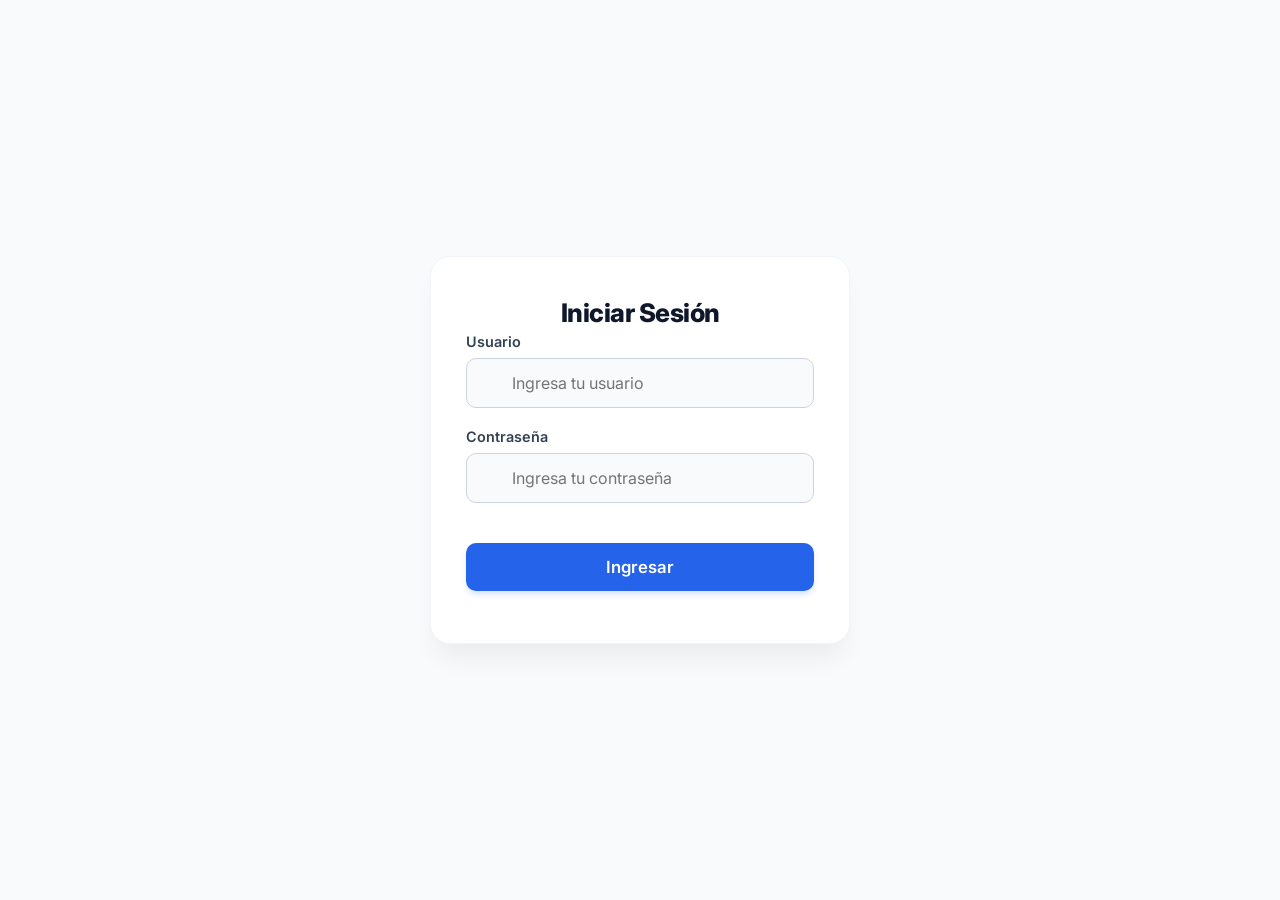
<file: static/index.html>
<!DOCTYPE html>
<html lang="es">
<head>
    <meta charset="UTF-8">
    <meta name="viewport" content="width=device-width, initial-scale=1.0">
    <title>Login - Proyecto Corporativo</title>
    <link rel="stylesheet" href="css/login.css">
    <script src="https://www.google.com/recaptcha/api.js" async defer></script>
</head>
<body>
    <div class="login-container">
        <div class="login-card">
            <h1 id="titulo-login">Iniciar Sesión</h1>
            <div id="alert-box" class="alert hidden"></div>
            
            <form id="login-form">
                <div class="form-group">
                    <label for="usuario">Usuario</label>
                    <input type="text" id="usuario" name="usuario" required autocomplete="off" placeholder="Ingresa tu usuario">
                </div>
                
                <div class="form-group">
                    <label for="password">Contraseña</label>
                    <input type="password" id="password" name="password" required placeholder="Ingresa tu contraseña">
                </div>

                <div class="form-group" style="display: flex; justify-content: center; margin-bottom: 20px;">
                    <div class="g-recaptcha" data-sitekey="6LeWXHssAAAAAMk9rr9nZDOsBOq0iRzgleqLh-QK"></div>
                </div>

                <button type="submit" class="btn-submit">Ingresar</button>
            </form>

            <form id="change-pwd-form" style="display: none;">
                <p style="text-align: center; font-size: 0.95rem; color: #4b5563; margin-bottom: 20px;">
                    Por razones de seguridad, debes establecer una <b>contraseña definitiva</b> antes de acceder al sistema.
                </p>
                
                <div class="form-group">
                    <label for="new-pwd">Nueva Contraseña</label>
                    <input type="password" id="new-pwd" required placeholder="Mínimo 6 caracteres">
                </div>
                
                <div class="form-group">
                    <label for="confirm-pwd">Confirmar Contraseña</label>
                    <input type="password" id="confirm-pwd" required placeholder="Repite la nueva contraseña">
                </div>

                <button type="submit" class="btn-submit" style="background-color: #34A853;">Actualizar y Entrar</button>
                <button type="button" id="btn-cancel-change" style="width: 100%; margin-top: 15px; background: transparent; border: none; color: #6b7280; font-weight: 600; cursor: pointer;">Cancelar</button>
            </form>
        </div>
    </div>
    <script src="js/login.js"></script>
</body>
</html>
</file>
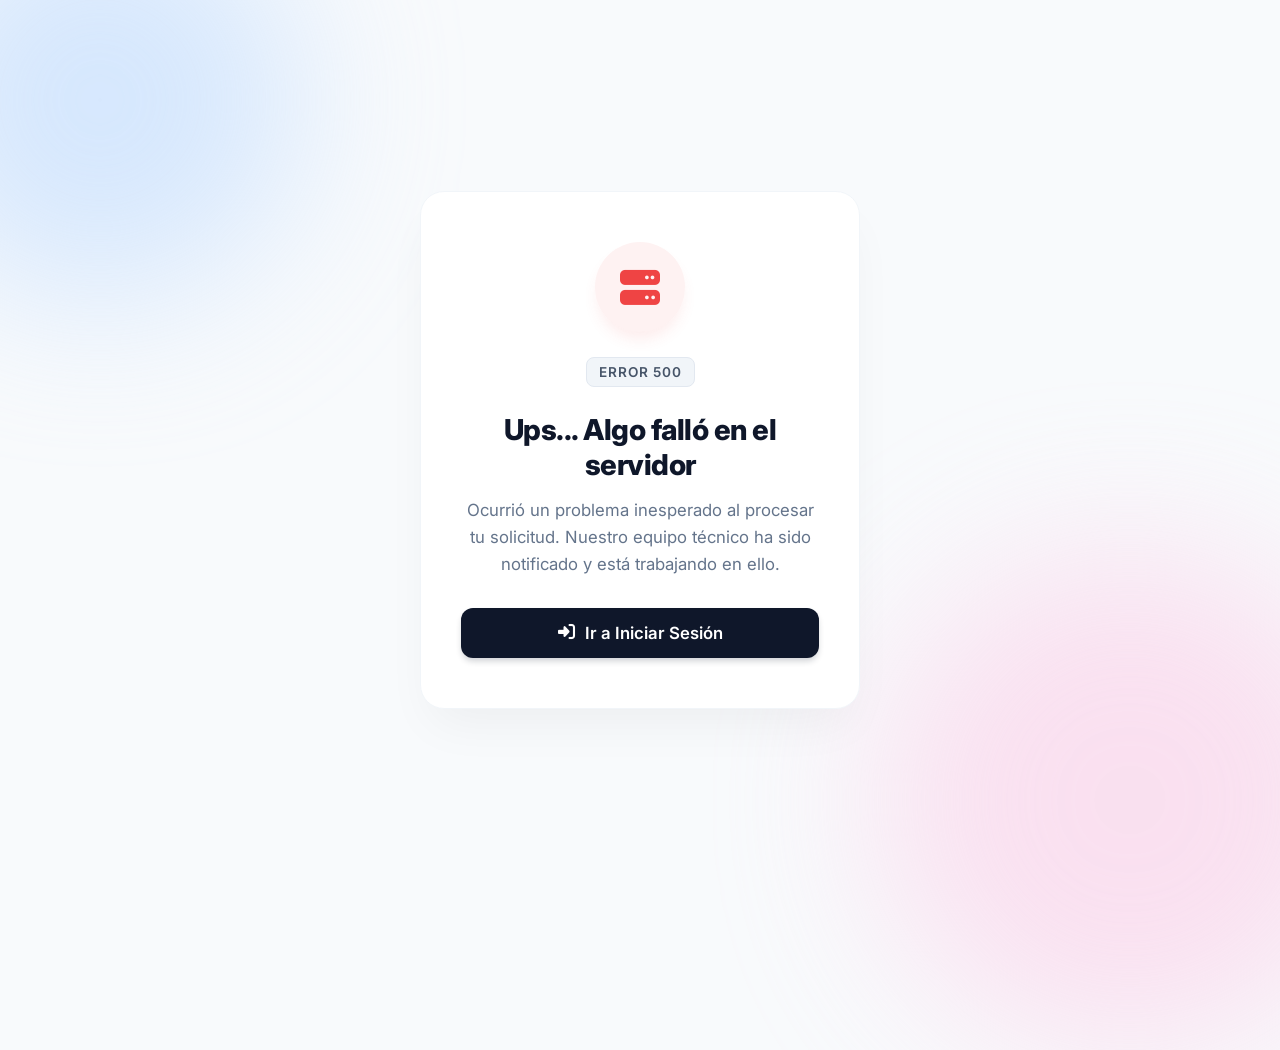
<file: static/error500.html>
<!DOCTYPE html>
<html lang="es">
<head>
    <meta charset="UTF-8">
    <meta name="viewport" content="width=device-width, initial-scale=1.0">
    <title>Error del Servidor - Veltrix Solutions</title>
    <link href="https://fonts.googleapis.com/css2?family=Inter:wght@400;500;600;700;800&display=swap" rel="stylesheet">
    <link rel="stylesheet" href="https://cdnjs.cloudflare.com/ajax/libs/font-awesome/6.4.0/css/all.min.css">
    
    <style>
        * {
            margin: 0;
            padding: 0;
            box-sizing: border-box;
            font-family: 'Inter', -apple-system, BlinkMacSystemFont, "Segoe UI", Roboto, Helvetica, Arial, sans-serif;
        }

        body {
            background-color: #f8fafc;
            display: flex;
            justify-content: center;
            align-items: center;
            min-height: 100vh;
            position: relative;
            overflow: hidden;
        }

        /* --- DECORACIONES DE FONDO --- */
        .bg-shape {
            position: absolute;
            border-radius: 50%;
            filter: blur(80px);
            z-index: -1;
            opacity: 0.6;
            animation: float 10s infinite ease-in-out alternate;
        }

        .shape-1 {
            width: 400px;
            height: 400px;
            background: #bfdbfe; 
            top: -100px;
            left: -100px;
        }

        .shape-2 {
            width: 500px;
            height: 500px;
            background: #fbcfe8; 
            bottom: -150px;
            right: -100px;
            animation-delay: -5s;
        }

        @keyframes float {
            0% { transform: translateY(0) scale(1); }
            100% { transform: translateY(30px) scale(1.05); }
        }

        /* --- CONTENEDOR PRINCIPAL --- */
        .error-container {
            width: 100%;
            max-width: 480px;
            padding: 20px;
            z-index: 10;
            animation: fadeIn 0.6s ease-out forwards;
        }

        @keyframes fadeIn {
            from { opacity: 0; transform: translateY(20px); }
            to { opacity: 1; transform: translateY(0); }
        }

        /* --- TARJETA DE ERROR --- */
        .error-card {
            background: #ffffff;
            padding: 50px 40px;
            border-radius: 24px;
            box-shadow: 0 25px 50px -12px rgba(0, 0, 0, 0.05);
            border: 1px solid #f1f5f9;
            text-align: center;
        }

        /* --- ICONO ANIMADO --- */
        .icon-container {
            width: 90px;
            height: 90px;
            background: #fef2f2;
            color: #ef4444;
            border-radius: 50%;
            display: flex;
            align-items: center;
            justify-content: center;
            font-size: 2.5rem;
            margin: 0 auto 25px;
            box-shadow: 0 10px 15px -3px rgba(239, 68, 68, 0.1);
            animation: pulseWarning 2s infinite;
        }

        @keyframes pulseWarning {
            0% { box-shadow: 0 0 0 0 rgba(239, 68, 68, 0.2); }
            70% { box-shadow: 0 0 0 15px rgba(239, 68, 68, 0); }
            100% { box-shadow: 0 0 0 0 rgba(239, 68, 68, 0); }
        }

        /* --- TEXTOS --- */
        h1 {
            font-size: 1.8rem;
            color: #0f172a;
            margin-bottom: 15px;
            font-weight: 800;
            letter-spacing: -0.5px;
        }

        p {
            color: #64748b;
            font-size: 1.05rem;
            line-height: 1.6;
            margin-bottom: 30px;
        }

        .error-code {
            display: inline-block;
            background: #f1f5f9;
            color: #475569;
            padding: 6px 12px;
            border-radius: 8px;
            font-size: 0.85rem;
            font-weight: 600;
            letter-spacing: 1px;
            margin-bottom: 25px;
            border: 1px solid #e2e8f0;
        }

        /* --- BOTONES --- */
        .btn-primary {
            display: flex;
            align-items: center;
            justify-content: center;
            gap: 10px;
            width: 100%;
            background-color: #2563eb;
            color: white;
            font-size: 1.05rem;
            font-weight: 600;
            padding: 15px;
            border: none;
            border-radius: 12px;
            cursor: pointer;
            text-decoration: none;
            transition: all 0.2s ease;
            box-shadow: 0 4px 6px -1px rgba(37, 99, 235, 0.2);
        }

        .btn-primary:hover {
            background-color: #1d4ed8;
            box-shadow: 0 10px 15px -3px rgba(37, 99, 235, 0.3);
            transform: translateY(-2px);
        }

        @media (max-width: 480px) {
            .error-card { padding: 40px 25px; }
            h1 { font-size: 1.5rem; }
            .icon-container { width: 75px; height: 75px; font-size: 2rem; }
        }
    </style>
</head>
<body>
    <div class="bg-shape shape-1"></div>
    <div class="bg-shape shape-2"></div>

    <div class="error-container">
        <div class="error-card">
            <div class="icon-container">
                <i class="fas fa-server"></i>
            </div>
            
            <div class="error-code">ERROR 500</div>
            
            <h1>Ups... Algo falló en el servidor</h1>
            <p>Ocurrió un problema inesperado al procesar tu solicitud. Nuestro equipo técnico ha sido notificado y está trabajando en ello.</p>
            
            <a href="#" id="btn-smart-redirect" class="btn-primary" style="display: none;">
                </a>
            
        </div>
    </div>

    <script>
        document.addEventListener('DOMContentLoaded', () => {
            const btnRedirect = document.getElementById('btn-smart-redirect');
            const jwtToken = localStorage.getItem('jwt_token');

            if (jwtToken) {
                // Usuario autenticado
                btnRedirect.href = '/dashboard.html'; 
                btnRedirect.innerHTML = '<i class="fas fa-home"></i> Volver al Inicio';
            } else {
                // Usuario no autenticado
                btnRedirect.href = '/login.html'; 
                btnRedirect.innerHTML = '<i class="fas fa-sign-in-alt"></i> Ir a Iniciar Sesión';
                btnRedirect.style.backgroundColor = '#0f172a'; // Tono oscuro para diferenciarlo del flujo normal
                btnRedirect.style.boxShadow = '0 4px 6px -1px rgba(15, 23, 42, 0.2)';
            }

            btnRedirect.style.display = 'flex';
        });
    </script>
</body>
</html>
</file>
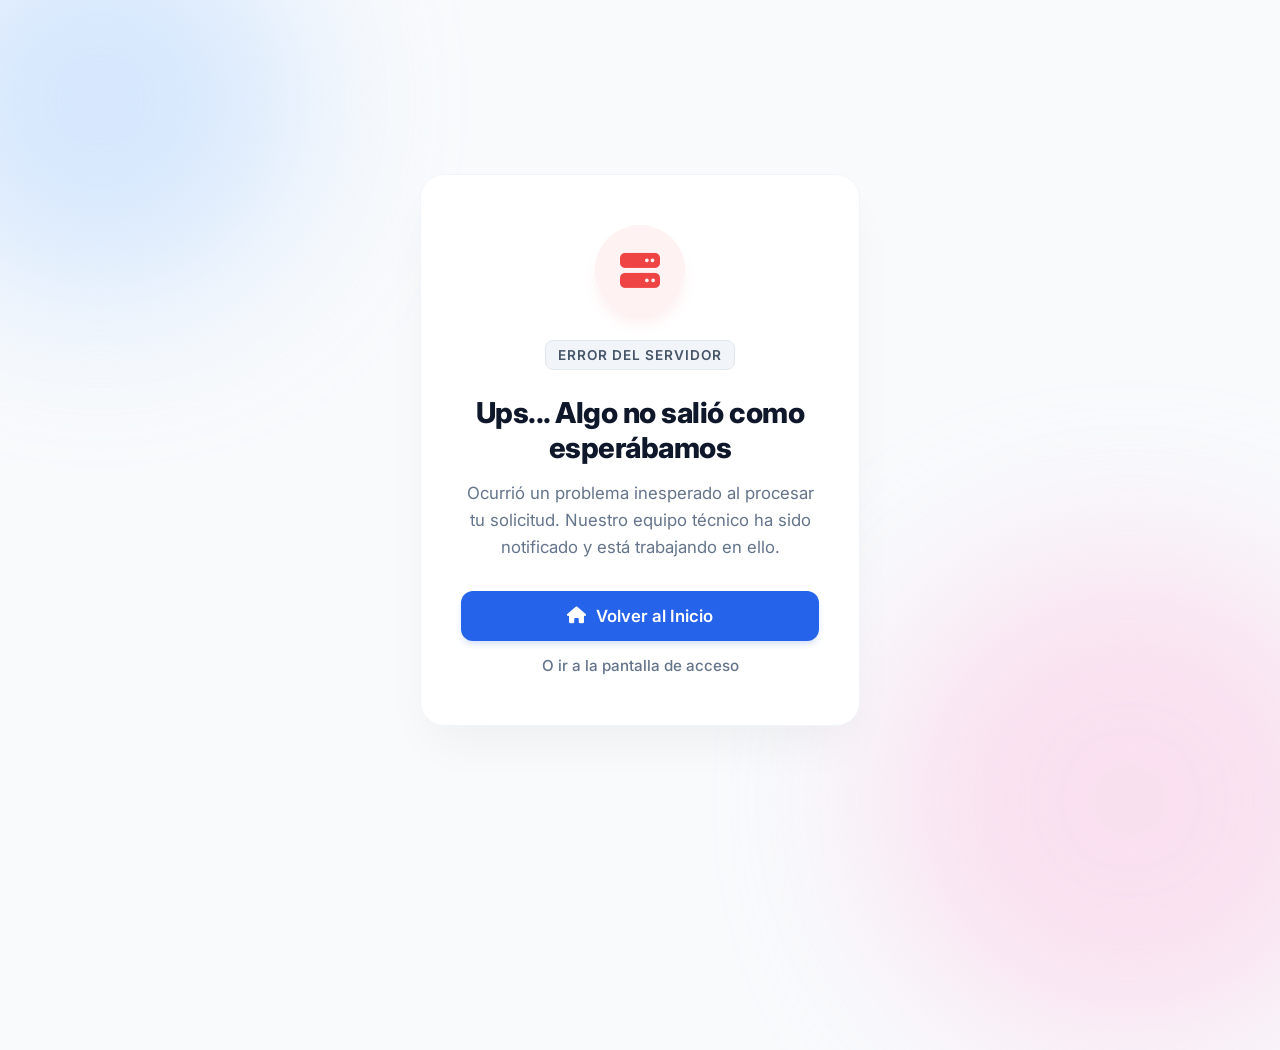
<file: static/error_general.html>
<!DOCTYPE html>
<html lang="es">
<head>
    <meta charset="UTF-8">
    <meta name="viewport" content="width=device-width, initial-scale=1.0">
    <title>Error Inesperado - Veltrix Solutions</title>
    <link href="https://fonts.googleapis.com/css2?family=Inter:wght@400;500;600;700;800&display=swap" rel="stylesheet">
    <link rel="stylesheet" href="https://cdnjs.cloudflare.com/ajax/libs/font-awesome/6.4.0/css/all.min.css">
    
    <style>
        * {
            margin: 0;
            padding: 0;
            box-sizing: border-box;
            font-family: 'Inter', -apple-system, BlinkMacSystemFont, "Segoe UI", Roboto, Helvetica, Arial, sans-serif;
        }

        body {
            background-color: #f8fafc;
            display: flex;
            justify-content: center;
            align-items: center;
            min-height: 100vh;
            position: relative;
            overflow: hidden;
        }

        /* --- DECORACIONES DE FONDO (Igual que el Login) --- */
        .bg-shape {
            position: absolute;
            border-radius: 50%;
            filter: blur(80px);
            z-index: -1;
            opacity: 0.6;
            animation: float 10s infinite ease-in-out alternate;
        }

        .shape-1 {
            width: 400px;
            height: 400px;
            background: #bfdbfe; /* Azul muy claro */
            top: -100px;
            left: -100px;
        }

        .shape-2 {
            width: 500px;
            height: 500px;
            background: #fbcfe8; /* Rosa suave para dar un toque de alerta sutil */
            bottom: -150px;
            right: -100px;
            animation-delay: -5s;
        }

        @keyframes float {
            0% { transform: translateY(0) scale(1); }
            100% { transform: translateY(30px) scale(1.05); }
        }

        /* --- CONTENEDOR PRINCIPAL --- */
        .error-container {
            width: 100%;
            max-width: 480px;
            padding: 20px;
            z-index: 10;
            animation: fadeIn 0.6s ease-out forwards;
        }

        @keyframes fadeIn {
            from { opacity: 0; transform: translateY(20px); }
            to { opacity: 1; transform: translateY(0); }
        }

        /* --- TARJETA DE ERROR --- */
        .error-card {
            background: #ffffff;
            padding: 50px 40px;
            border-radius: 24px;
            box-shadow: 0 25px 50px -12px rgba(0, 0, 0, 0.05);
            border: 1px solid #f1f5f9;
            text-align: center;
        }

        /* --- ICONO ANIMADO --- */
        .icon-container {
            width: 90px;
            height: 90px;
            background: #fef2f2;
            color: #ef4444;
            border-radius: 50%;
            display: flex;
            align-items: center;
            justify-content: center;
            font-size: 2.5rem;
            margin: 0 auto 25px;
            box-shadow: 0 10px 15px -3px rgba(239, 68, 68, 0.1);
            animation: pulseWarning 2s infinite;
        }

        @keyframes pulseWarning {
            0% { box-shadow: 0 0 0 0 rgba(239, 68, 68, 0.2); }
            70% { box-shadow: 0 0 0 15px rgba(239, 68, 68, 0); }
            100% { box-shadow: 0 0 0 0 rgba(239, 68, 68, 0); }
        }

        /* --- TEXTOS --- */
        h1 {
            font-size: 1.8rem;
            color: #0f172a;
            margin-bottom: 15px;
            font-weight: 800;
            letter-spacing: -0.5px;
        }

        p {
            color: #64748b;
            font-size: 1.05rem;
            line-height: 1.6;
            margin-bottom: 30px;
        }

        .error-code {
            display: inline-block;
            background: #f1f5f9;
            color: #475569;
            padding: 6px 12px;
            border-radius: 8px;
            font-size: 0.85rem;
            font-weight: 600;
            letter-spacing: 1px;
            margin-bottom: 25px;
            border: 1px solid #e2e8f0;
        }

        /* --- BOTONES --- */
        .btn-primary {
            display: flex;
            align-items: center;
            justify-content: center;
            gap: 10px;
            width: 100%;
            background-color: #2563eb;
            color: white;
            font-size: 1.05rem;
            font-weight: 600;
            padding: 15px;
            border: none;
            border-radius: 12px;
            cursor: pointer;
            text-decoration: none;
            transition: all 0.2s ease;
            box-shadow: 0 4px 6px -1px rgba(37, 99, 235, 0.2);
        }

        .btn-primary:hover {
            background-color: #1d4ed8;
            box-shadow: 0 10px 15px -3px rgba(37, 99, 235, 0.3);
            transform: translateY(-2px);
        }

        .btn-secondary {
            display: inline-block;
            margin-top: 15px;
            color: #64748b;
            font-size: 0.95rem;
            font-weight: 500;
            text-decoration: none;
            transition: color 0.2s;
        }

        .btn-secondary:hover {
            color: #0f172a;
            text-decoration: underline;
        }

        /* --- RESPONSIVIDAD --- */
        @media (max-width: 480px) {
            .error-card { padding: 40px 25px; }
            h1 { font-size: 1.5rem; }
            .icon-container { width: 75px; height: 75px; font-size: 2rem; }
        }
    </style>
</head>
<body>
    <div class="bg-shape shape-1"></div>
    <div class="bg-shape shape-2"></div>

    <div class="error-container">
        <div class="error-card">
            <div class="icon-container">
                <i class="fas fa-server"></i>
            </div>
            
            <div class="error-code">ERROR DEL SERVIDOR</div>
            
            <h1>Ups... Algo no salió como esperábamos</h1>
            <p>Ocurrió un problema inesperado al procesar tu solicitud. Nuestro equipo técnico ha sido notificado y está trabajando en ello.</p>
            
            <a href="/dashboard.html" class="btn-primary">
                <i class="fas fa-home"></i> Volver al Inicio
            </a>
            
            <a href="/login.html" class="btn-secondary">
                O ir a la pantalla de acceso
            </a>
        </div>
    </div>
</body>
</html>
</file>
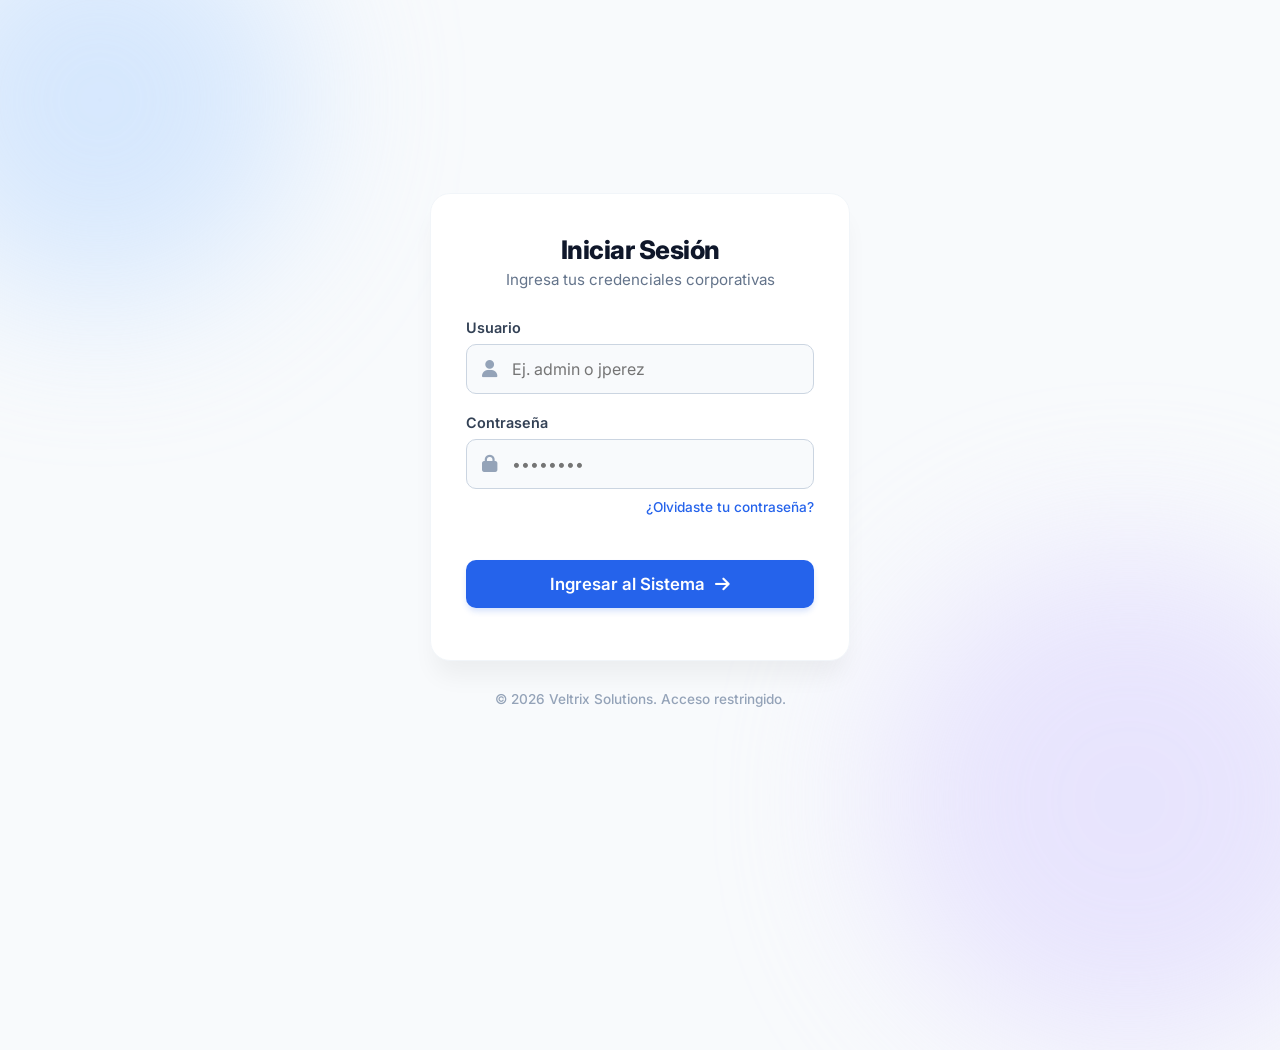
<file: static/login.html>
<!DOCTYPE html>
<html lang="es">

<head>
    <meta charset="UTF-8">
    <meta name="viewport" content="width=device-width, initial-scale=1.0">
    <title>Veltrix - Acceso Corporativo</title>
    <link rel="stylesheet" href="https://cdnjs.cloudflare.com/ajax/libs/font-awesome/6.4.0/css/all.min.css">
    <link rel="stylesheet" href="css/login.css?v=5">
    <script src="https://www.google.com/recaptcha/api.js" async defer></script>
</head>

<body>

    <noscript>
        <div class="noscript-error">
            <div class="noscript-content">
                <i class="fas fa-exclamation-triangle"></i>
                <div>
                    <strong>JavaScript desactivado</strong>
                    <p>Para acceder a Veltrix Solutions, es necesario activar JavaScript en la configuración de tu
                        navegador.</p>
                </div>
            </div>
        </div>
    </noscript>

    <div class="bg-shape shape-1"></div>
    <div class="bg-shape shape-2"></div>

    <div class="login-container">
        <div class="login-card">
            <h1 id="titulo-login">Iniciar Sesión</h1>
            <p id="subtitulo-login" class="login-subtitle">Ingresa tus credenciales corporativas</p>

            <div id="alert-box" class="alert hidden"></div>

            <form id="login-form">
                <div class="form-group">
                    <label for="usuario">Usuario</label>
                    <div class="input-wrapper">
                        <i class="fas fa-user input-icon"></i>
                        <input type="text" id="usuario" name="usuario" required autocomplete="off"
                            placeholder="Ej. admin o jperez">
                    </div>
                </div>

                <div class="form-group">
                    <div class="pwd-header">
                        <label for="password">Contraseña</label>
                    </div>
                    <div class="input-wrapper">
                        <i class="fas fa-lock input-icon"></i>
                        <input type="password" id="password" name="password" required placeholder="••••••••">
                    </div>
                </div>
                <a href="#" id="link-forgot-pwd" class="forgot-link">¿Olvidaste tu contraseña?</a>

                <div class="form-group recaptcha-wrapper">
                    <div class="g-recaptcha" data-sitekey="6LeWXHssAAAAAMk9rr9nZDOsBOq0iRzgleqLh-QK"></div>
                </div>

                <button type="submit" class="btn-submit">
                    <span>Ingresar al Sistema</span> <i class="fas fa-arrow-right"></i>
                </button>
            </form>

            <form id="forgot-pwd-form" style="display: none;">
                <div class="security-notice info">
                    <i class="fas fa-triangle-exclamation notice-icon"></i>
                    <p>Ingresa tu correo corporativo y te enviaremos instrucciones para recuperar tu acceso.</p>
                </div>

                <div class="form-group">
                    <label for="recovery-email">Correo Electrónico</label>
                    <div class="input-wrapper">
                        <i class="fas fa-envelope input-icon"></i>
                        <input type="email" id="recovery-email" required placeholder="correo@empresa.com">
                    </div>
                </div>

                <button type="submit" class="btn-submit">
                    <i class="fas fa-paper-plane"></i> <span>Enviar Enlace</span>
                </button>
                <button type="button" id="btn-cancel-forgot" class="btn-cancel">Volver al inicio</button>
            </form>

            <form id="change-pwd-form" style="display: none;">
                <div class="security-notice">
                    <i class="fas fa-shield-alt notice-icon"></i>
                    <p>Por razones de seguridad, debes establecer una <b>contraseña definitiva</b> antes de acceder al
                        sistema.</p>
                </div>

                <div class="form-group">
                    <label for="new-pwd">Nueva Contraseña</label>
                    <div class="input-wrapper">
                        <i class="fas fa-key input-icon"></i>
                        <input type="password" id="new-pwd" required placeholder="Mínimo 8 caracteres">
                    </div>
                </div>

                <div class="form-group">
                    <label for="confirm-pwd">Confirmar Contraseña</label>
                    <div class="input-wrapper">
                        <i class="fas fa-check-double input-icon"></i>
                        <input type="password" id="confirm-pwd" required placeholder="Repite la nueva contraseña">
                    </div>
                </div>

                <button type="submit" class="btn-submit btn-success">
                    <i class="fas fa-save"></i> <span>Actualizar y Entrar</span>
                </button>
                <button type="button" id="btn-cancel-change" class="btn-cancel">Cancelar</button>
            </form>
        </div>

        <div class="login-footer">
            &copy; 2026 Veltrix Solutions. Acceso restringido.
        </div>
    </div>

    <script src="js/login.js?v=4"></script>
</body>

</html>
</file>
<file: static/css/login.css>
@import url('https://fonts.googleapis.com/css2?family=Inter:wght@300;400;500;600;700;800&display=swap');

* {
    margin: 0;
    padding: 0;
    box-sizing: border-box;
    font-family: 'Inter', -apple-system, BlinkMacSystemFont, "Segoe UI", Roboto, Helvetica, Arial, sans-serif;
}

body {
    background-color: #f8fafc;
    display: flex;
    justify-content: center;
    align-items: center;
    min-height: 100vh;
    position: relative;
    overflow: hidden;
}

/* --- DECORACIONES DE FONDO --- */
.bg-shape {
    position: absolute;
    border-radius: 50%;
    filter: blur(80px);
    z-index: -1;
    opacity: 0.6;
    animation: float 10s infinite ease-in-out alternate;
}
.shape-1 { width: 400px; height: 400px; background: #bfdbfe; top: -100px; left: -100px; }
.shape-2 { width: 500px; height: 500px; background: #ddd6fe; bottom: -150px; right: -100px; animation-delay: -5s; }

@keyframes float {
    0% { transform: translateY(0) scale(1); }
    100% { transform: translateY(30px) scale(1.05); }
}

/* --- CONTENEDORES --- */
.login-container {
    width: 100%;
    max-width: 460px;
    padding: 20px;
    z-index: 10;
    animation: fadeIn 0.6s ease-out forwards;
}

@keyframes fadeIn {
    from { opacity: 0; transform: translateY(20px); }
    to { opacity: 1; transform: translateY(0); }
}

.login-card {
    background: #ffffff;
    padding: 40px 35px;
    border-radius: 20px;
    box-shadow: 0 20px 25px -5px rgba(0, 0, 0, 0.05), 0 8px 10px -6px rgba(0, 0, 0, 0.01);
    border: 1px solid #f1f5f9;
}

h1 {
    font-size: 1.6rem;
    color: #0f172a;
    margin-bottom: 5px;
    text-align: center;
    font-weight: 800;
    letter-spacing: -0.5px;
}

.login-subtitle {
    text-align: center;
    color: #64748b;
    font-size: 0.95rem;
    margin-bottom: 30px;
}

/* --- ALERTAS Y NOTAS --- */
.alert {
    padding: 14px 20px;
    border-radius: 10px;
    margin-bottom: 25px;
    font-size: 0.95rem;
    text-align: center;
    font-weight: 500;
    display: flex;
    align-items: center;
    justify-content: center;
    gap: 8px;
}
.alert.hidden { display: none; }
.alert.error { background-color: #fef2f2; color: #b91c1c; border: 1px solid #fecaca; }
.alert.success { background-color: #ecfdf5; color: #065f46; border: 1px solid #a7f3d0; }

.security-notice {
    display: flex;
    align-items: flex-start;
    gap: 14px;
    padding: 16px 18px;
    margin-bottom: 25px;

    background: #f1f5ff;
    border: 1px solid #dbeafe;
    border-left: 4px solid #3b82f6;

    border-radius: 12px;
}

.security-notice i{
    font-size: 1.1rem;
    color: #3b82f6;
    margin-top: 3px;
}

.security-notice.info {
    background: #eff6ff;
    border-color: #bfdbfe;
    color: #1e40af;
}
.security-notice p{
    font-size: 0.9rem;
    line-height: 1.5;
    color: #334155;
}
.notice-icon { font-size: 1.2rem; margin-top: 2px; color: #d97706; }
.security-notice.info .notice-icon { color: #3b82f6; }

/* --- FORMULARIOS E INPUTS --- */
.form-group {
    display: flex;
    flex-direction: column;
    margin-bottom: 20px;
}

label { font-size: 0.9rem; color: #334155; margin-bottom: 8px; font-weight: 600; }

.pwd-header {
    display: flex; 
    justify-content: space-between; 
    align-items: center; 
    margin-bottom: 8px;
}
.pwd-header label { margin-bottom: 0; }
/* POSICIONAR LINK OLVIDE CONTRASEÑA A LA DERECHA */
.forgot-link {
    display: block;
    text-align: right;
    font-size: 0.85rem;
    color: #2563eb;
    text-decoration: none;
    font-weight: 500;
    margin-top: -10px;   /* lo acerca al input de contraseña */
    margin-bottom: 15px; /* separa del recaptcha */
}

.forgot-link:hover {
    text-decoration: underline;
}

.input-wrapper { position: relative; display: flex; align-items: center; }
.input-icon { position: absolute; left: 16px; color: #94a3b8; font-size: 1.1rem; transition: color 0.3s; z-index: 2; }

/* AQUÍ SE CORRIGE EL SOLAPAMIENTO DE LOS ICONOS */
input[type="text"],
input[type="password"],
input[type="email"] {
    width: 100%;
    padding: 14px 16px 14px 45px;
    font-size: 1rem;
    color: #0f172a;
    background-color: #f8fafc;
    border: 1px solid #cbd5e1;
    border-radius: 10px;
    transition: all 0.2s ease;
    outline: none;
}

input[type="text"]:focus,
input[type="password"]:focus,
input[type="email"]:focus {
    border-color: #3b82f6;
    background-color: #ffffff;
    box-shadow: 0 0 0 4px rgba(59, 130, 246, 0.15);
}

.input-wrapper:focus-within .input-icon { color: #2563eb; }

/* --- RECAPTCHA AL MISMO ANCHO QUE INPUTS --- */

.recaptcha-wrapper{
    width:100%;
    margin:25px 0 20px 0;
}

.recaptcha-wrapper .g-recaptcha{
    width:100%;
}

.recaptcha-wrapper iframe{
    width:100% !important;
}

/* Ajuste automático en pantallas pequeñas */
@media (max-width: 420px) {
    .recaptcha-wrapper .g-recaptcha {
        transform: scale(0.90);
    }
}

@media (max-width: 380px) {
    .recaptcha-wrapper .g-recaptcha {
        transform: scale(0.82);
    }
}

@media (max-width: 340px) {
    .recaptcha-wrapper .g-recaptcha {
        transform: scale(0.75);
    }
}
/* --- BOTONES --- */
.btn-submit {
    width: 100%;
    background-color: #2563eb;
    color: white;
    font-size: 1.05rem;
    font-weight: 600;
    padding: 14px;
    border: none;
    border-radius: 10px;
    cursor: pointer;
    transition: all 0.2s ease;
    display: flex;
    justify-content: center;
    align-items: center;
    gap: 10px;
    box-shadow: 0 4px 6px -1px rgba(37, 99, 235, 0.2);
    margin-bottom: 12px;
}
.btn-submit:hover { background-color: #1d4ed8; box-shadow: 0 10px 15px -3px rgba(37, 99, 235, 0.3); transform: translateY(-1px); }
.btn-success { background-color: #10b981; box-shadow: 0 4px 6px -1px rgba(16, 185, 129, 0.2); }
.btn-success:hover { background-color: #059669; box-shadow: 0 10px 15px -3px rgba(16, 185, 129, 0.3); }

/* ESTE ES EL BOTÓN "VOLVER AL INICIO" QUE SE VEÍA MAL */
.btn-cancel {
    width: 100%;
    background-color: #ffffff;
    color: #475569;
    border: 1px solid #cbd5e1;
    padding: 14px;
    border-radius: 10px;
    font-size: 1rem;
    font-weight: 600;
    cursor: pointer;
    transition: all 0.3s ease;
}
.btn-cancel:hover { background-color: #f8fafc; color: #0f172a; border-color: #94a3b8; }

/* --- FOOTER --- */
.login-footer { text-align: center; margin-top: 30px; font-size: 0.85rem; color: #94a3b8; font-weight: 500; }

@media (max-width: 480px) { .login-card { padding: 30px 20px; } h1 { font-size: 1.4rem; } }

.noscript-error { position: fixed; top: 0; left: 0; width: 100%; z-index: 9999; background-color: #b91c1c; color: white; padding: 15px; text-align: center; box-shadow: 0 4px 12px rgba(0,0,0,0.1); animation: slideDown 0.5s ease-out; }
.noscript-content { display: flex; justify-content: center; align-items: center; gap: 15px; max-width: 800px; margin: 0 auto; }
.noscript-content i { font-size: 1.5rem; }
.noscript-content p { font-size: 0.9rem; margin-top: 2px; opacity: 0.9; }
@keyframes slideDown { from { transform: translateY(-100%); } to { transform: translateY(0); } }
</file>
